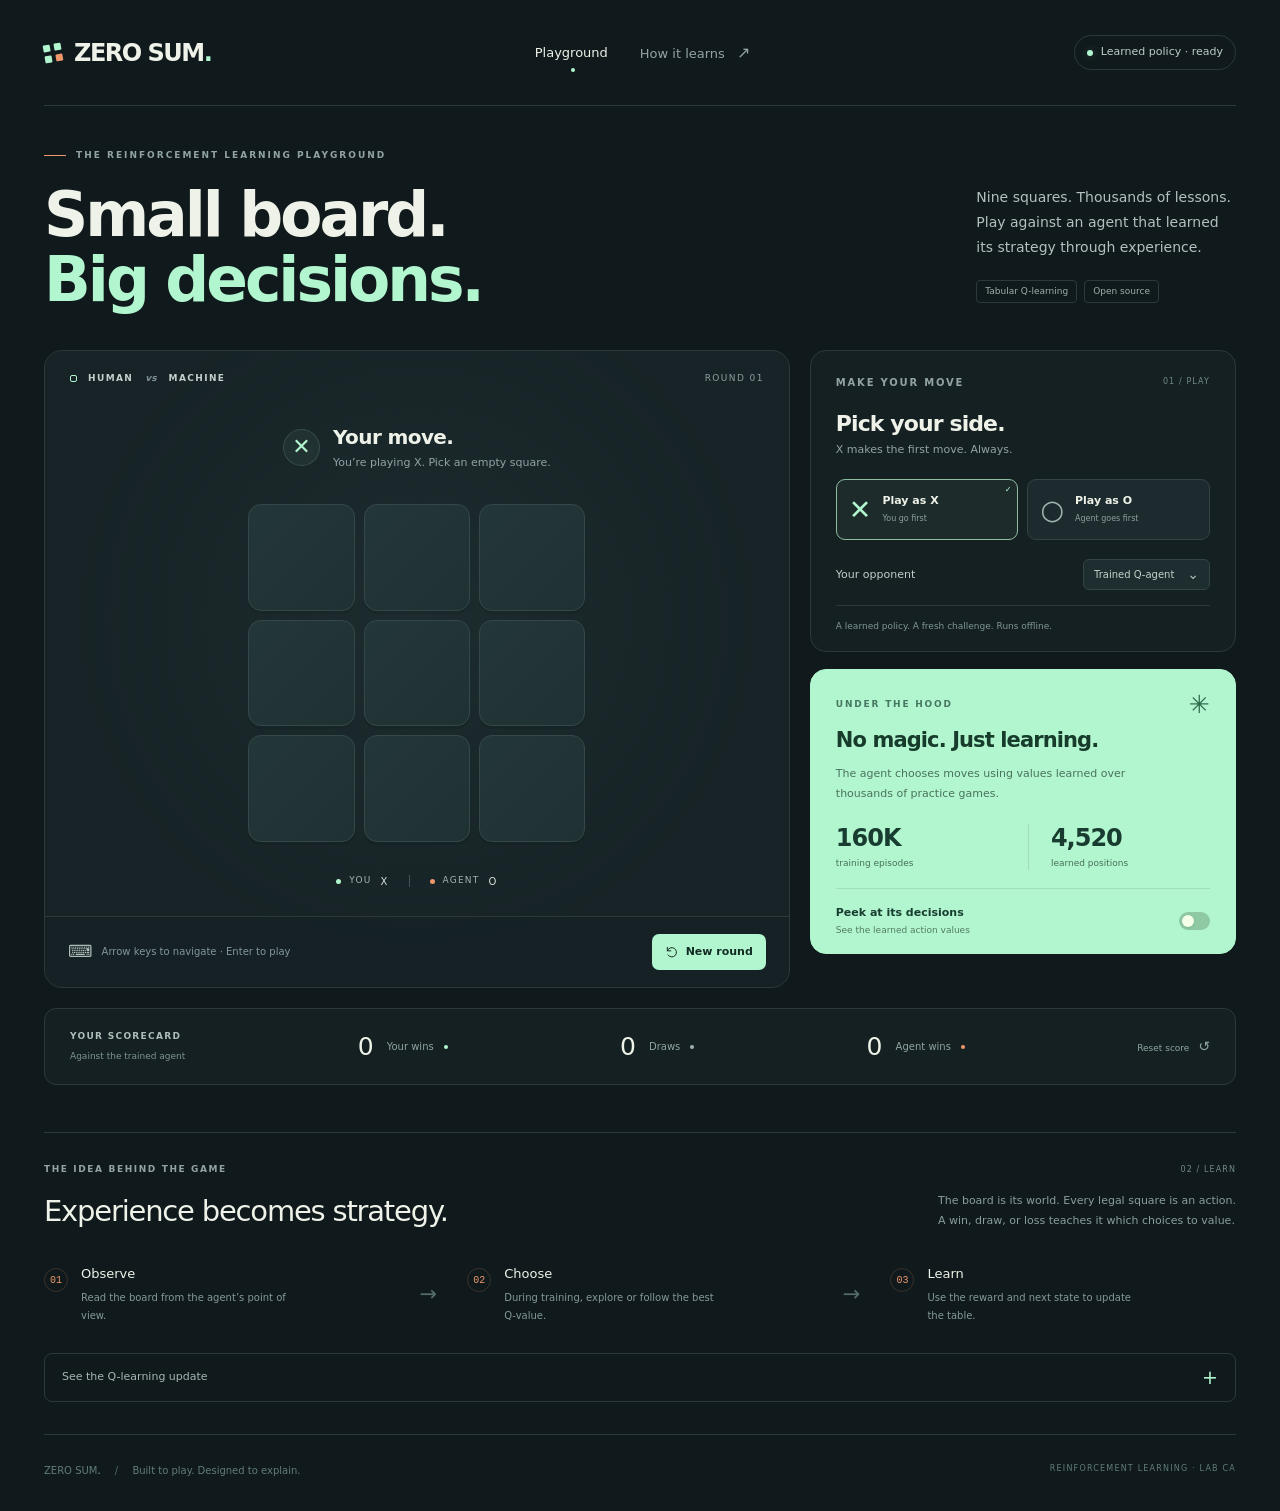
<file: index.html>
<!doctype html>
<html lang="en">
<head>
  <meta charset="UTF-8">
  <meta name="viewport" content="width=device-width, initial-scale=1.0">
  <meta name="theme-color" content="#101a1c">
  <meta name="description" content="Play a real trained Q-learning Tic Tac Toe agent. See its action values, explore its policy, and learn how reinforcement learning works.">
  <title>Zero Sum — A Q-learning playground</title>
  <link rel="icon" href="assets/favicon.svg" type="image/svg+xml">
  <link rel="stylesheet" href="styles.css">
  <script defer src="artifacts/model.js"></script>
  <script defer src="app.js"></script>
</head>
<body>
  <div class="page-shell">
    <header class="site-header">
      <a href="./" class="brand" aria-label="Zero Sum home"><span class="brand-icon" aria-hidden="true"><i></i><i></i><i></i><i></i></span><span>ZERO SUM<span class="brand-period">.</span></span></a>
      <nav class="header-nav" aria-label="Main navigation"><a class="nav-active" href="#play">Playground</a><a href="#learning" id="learn-link">How it learns <span aria-hidden="true">↗</span></a></nav>
      <div class="model-badge" id="model-badge"><span class="status-dot"></span><span id="model-badge-text">Loading policy</span></div>
    </header>

    <main>
      <section class="intro" aria-labelledby="page-title">
        <div><div class="eyebrow"><span class="eyebrow-line"></span> THE REINFORCEMENT LEARNING PLAYGROUND</div><h1 id="page-title">Small board.<br><span>Big decisions.</span></h1></div>
        <div class="intro-copy"><p>Nine squares. Thousands of lessons.<br>Play against an agent that learned<br>its strategy through experience.</p><div class="intro-tags"><span>Tabular Q-learning</span><span>Open source</span></div></div>
      </section>

      <section class="play-layout" id="play" aria-label="Tic Tac Toe game">
        <div class="game-card">
          <div class="game-card-header"><div class="game-label"><span class="live-icon" aria-hidden="true"></span> HUMAN <span class="vs">vs</span> MACHINE</div><span class="round-label" id="round-label">ROUND 01</span></div>
          <div class="game-status" aria-live="polite" aria-atomic="true"><div class="turn-indicator" id="turn-indicator" aria-hidden="true">✕</div><div><h2 id="game-status">Getting the board ready</h2><p id="game-status-detail">Loading the learned Q-table…</p></div></div>
          <div class="board-wrap">
            <div class="board" id="board" aria-label="Tic Tac Toe board">
              <button class="cell" data-index="0" aria-label="Row 1, column 1, empty"></button><button class="cell" data-index="1" aria-label="Row 1, column 2, empty"></button><button class="cell" data-index="2" aria-label="Row 1, column 3, empty"></button>
              <button class="cell" data-index="3" aria-label="Row 2, column 1, empty"></button><button class="cell" data-index="4" aria-label="Row 2, column 2, empty"></button><button class="cell" data-index="5" aria-label="Row 2, column 3, empty"></button>
              <button class="cell" data-index="6" aria-label="Row 3, column 1, empty"></button><button class="cell" data-index="7" aria-label="Row 3, column 2, empty"></button><button class="cell" data-index="8" aria-label="Row 3, column 3, empty"></button>
            </div>
          </div>
          <div class="players-legend"><span><i class="legend-mark human-dot"></i> YOU <strong id="human-mark-label">X</strong></span><span class="legend-divider"></span><span><i class="legend-mark agent-dot"></i> AGENT <strong id="agent-mark-label">O</strong></span></div>
          <div class="game-bottom"><div class="keyboard-hint"><span aria-hidden="true">⌨</span> Arrow keys to navigate · Enter to play</div><button class="new-game-button" id="new-game"><svg viewBox="0 0 24 24" aria-hidden="true"><path d="M4 10a8 8 0 1 1 1 7M4 4v6h6"/></svg> New round</button></div>
        </div>

        <aside class="side-panel" aria-label="Game settings and agent insights">
          <section class="settings-card"><div class="section-topline"><span class="eyebrow">MAKE YOUR MOVE</span><span class="small-index">01 / PLAY</span></div><h2>Pick your side.</h2><p class="muted">X makes the first move. Always.</p>
            <div class="side-selector" role="group" aria-label="Choose your mark"><button class="side-option selected" data-mark="X" aria-pressed="true"><span class="choice-symbol">✕</span><span>Play as X<small>You go first</small></span><span class="choice-check" aria-hidden="true">✓</span></button><button class="side-option" data-mark="O" aria-pressed="false"><span class="choice-symbol">○</span><span>Play as O<small>Agent goes first</small></span><span class="choice-check" aria-hidden="true">✓</span></button></div>
            <div class="opponent-row"><label for="opponent">Your opponent</label><div class="select-wrap"><select id="opponent"><option value="trained">Trained Q-agent</option><option value="random">Random baseline</option></select></div></div>
            <div class="settings-note" id="settings-note">A learned policy. A fresh challenge.</div>
          </section>

          <section class="insight-card" aria-labelledby="insight-title"><div class="section-topline"><span class="eyebrow">UNDER THE HOOD</span><span class="insight-spark" aria-hidden="true">✳</span></div><h2 id="insight-title">No magic. Just learning.</h2><p id="insight-description">The agent chooses moves using values learned over thousands of practice games.</p>
            <div class="model-stats"><div><strong id="episodes-value">—</strong><span>training episodes</span></div><div><strong id="states-value">—</strong><span>learned positions</span></div></div>
            <div class="q-toggle-row"><label class="switch-label" for="show-q"><span>Peek at its decisions<small>See the learned action values</small></span><span class="switch"><input id="show-q" type="checkbox"><span class="switch-track"></span></span></label></div>
            <div class="q-insight" id="q-insight" hidden><div class="q-heading"><span id="q-title">Waiting for the agent</span><span class="q-scale">Q(s, a)</span></div><div class="q-values" id="q-values"></div><p class="q-caption" id="q-caption">Make a move to see how the agent evaluates its options.</p></div>
          </section>
        </aside>
      </section>

      <section class="session-strip" aria-labelledby="session-title"><div class="session-label"><span class="eyebrow" id="session-title">YOUR SCORECARD</span><span id="score-mode">Against the trained agent</span></div><div class="score-item"><strong id="wins">0</strong><span>Your wins</span><i class="score-dot mint"></i></div><div class="score-item"><strong id="draws">0</strong><span>Draws</span><i class="score-dot neutral"></i></div><div class="score-item"><strong id="losses">0</strong><span>Agent wins</span><i class="score-dot orange"></i></div><button id="reset-score" class="text-button" title="Reset this opponent’s saved score">Reset score <span aria-hidden="true">↺</span></button></section>

      <section class="learning-section" id="learning" aria-labelledby="learning-title"><div class="section-topline"><span class="eyebrow">THE IDEA BEHIND THE GAME</span><span class="small-index">02 / LEARN</span></div><div class="learning-heading"><h2 id="learning-title">Experience becomes strategy.</h2><p>The board is its world. Every legal square is an action.<br>A win, draw, or loss teaches it which choices to value.</p></div><div class="learning-flow"><div><span class="step-num">01</span><h3>Observe</h3><p>Read the board from the agent’s point of view.</p></div><span class="flow-arrow" aria-hidden="true">→</span><div><span class="step-num">02</span><h3>Choose</h3><p>During training, explore or follow the best Q-value.</p></div><span class="flow-arrow" aria-hidden="true">→</span><div><span class="step-num">03</span><h3>Learn</h3><p>Use the reward and next state to update the table.</p></div></div><details class="math-details"><summary>See the Q-learning update <span aria-hidden="true">+</span></summary><div class="formula">Q(s, a) ← Q(s, a) + α [r + γ max Q(s′, a′) − Q(s, a)]</div><p>α controls learning speed. γ values future rewards. The maximum uses legal moves; a terminal state has no future value. During play, the trained agent selects a legal move with the highest Q-value and breaks ties at random. Its saved policy stays fixed while you play.</p><p id="reward-explanation">The exact training setup and measured results are included in the project notebook and report.</p></details></section>
    </main>
    <footer><span>ZERO SUM<span class="brand-period">.</span> <span class="footer-separator">/</span> Built to play. Designed to explain.</span><span>REINFORCEMENT LEARNING · LAB CA</span></footer>
  </div>
  <div id="toast" class="toast" role="status" aria-live="polite"></div>
</body>
</html>
</file>
<file: styles.css>
:root{color-scheme:dark;--bg:#101a1c;--card:#172326;--muted:#92a3a5;--text:#eef2e8;--mint:#b2f6cf;--orange:#ef976b;--border:#2c393b;--font:'Segoe UI Variable Text','Segoe UI',system-ui,sans-serif;--heading:'Segoe UI Variable Display','Segoe UI',system-ui,sans-serif}
*{box-sizing:border-box}html{scroll-behavior:smooth;scroll-padding-top:25px}body{margin:0;background:var(--bg);color:var(--text);font-family:var(--font);font-size:14px;line-height:1.5}button,a,input,select,summary{-webkit-tap-highlight-color:transparent}button,select{font:inherit}button,a,select,summary,input{touch-action:manipulation}button{cursor:pointer}button:disabled{cursor:default}a{color:inherit;text-decoration:none}button:focus-visible,a:focus-visible,select:focus-visible,summary:focus-visible,input:focus-visible+.switch-track{outline:3px solid var(--mint);outline-offset:5px}button{color:inherit}button svg{display:block}button:disabled{opacity:1}[hidden]{display:none!important}.page-shell{width:min(1200px,calc(100% - 88px));margin:auto}.site-header{height:106px;border-bottom:1px solid var(--border);display:flex;align-items:center;justify-content:space-between;gap:30px}.brand{display:flex;align-items:center;gap:12px;font-family:var(--heading);font-weight:800;font-size:24px;letter-spacing:-1.5px}.brand-period{color:var(--mint)}.brand-icon{display:grid;grid-template-columns:repeat(2,7px);gap:4px;transform:rotate(-10deg)}.brand-icon i{width:7px;height:7px;background:var(--mint);border-radius:1px}.brand-icon i:last-child{background:var(--orange)}.header-nav{display:flex;gap:32px;font-size:13px;color:var(--muted);height:100%;align-items:center}.header-nav a{position:relative;padding:12px 0;transition:color .15s}.header-nav a:hover{color:var(--text)}.header-nav .nav-active{color:var(--text)}.nav-active:after{content:'';width:4px;height:4px;background:var(--mint);border-radius:50%;position:absolute;left:50%;bottom:2px}.header-nav a span{padding-left:8px;font-size:16px}.model-badge{display:flex;align-items:center;gap:8px;border:1px solid var(--border);border-radius:30px;padding:8px 12px;color:#becbc6;font-size:11px;white-space:nowrap}.status-dot{width:6px;height:6px;border-radius:50%;background:var(--mint);box-shadow:0 0 10px #b2f6cf35}.model-badge.warning .status-dot{background:var(--orange)}.intro{display:flex;align-items:center;justify-content:space-between;padding:43px 0 37px;gap:30px}.eyebrow{font-size:10px;letter-spacing:1.8px;font-weight:600;color:var(--muted)}.intro .eyebrow{display:flex;align-items:center;gap:10px;font-size:9px;letter-spacing:2px}.eyebrow-line{width:22px;height:1px;background:var(--orange)}h1{font-family:var(--heading);font-size:clamp(40px,4.8vw,62px);line-height:1.07;letter-spacing:-3px;font-weight:600;margin:19px 0 0}h1 span{color:var(--mint)}.intro-copy{padding-top:26px;margin-right:5px}.intro-copy p{color:#b3c0bf;font-size:14px;line-height:1.8;margin:0 0 19px}.intro-tags{display:flex;gap:7px}.intro-tags span{font-size:9px;border:1px solid var(--border);border-radius:4px;padding:4px 8px;color:#9caeaa}.play-layout{display:grid;grid-template-columns:minmax(0,1.75fr) minmax(290px,1fr);gap:20px;align-items:start;scroll-margin-top:20px}.game-card{border:1px solid var(--border);border-radius:18px;background:radial-gradient(ellipse at 50% 42%,#22343780 0,transparent 65%),#172326;overflow:hidden}.game-card-header{display:flex;justify-content:space-between;align-items:center;padding:21px 25px}.game-label{display:flex;align-items:center;gap:8px;font-size:9px;letter-spacing:1.4px;font-weight:600;color:#c5ceca}.live-icon{width:7px;height:7px;border:1px solid var(--mint);border-radius:2px;margin-right:3px}.vs{font-size:9px;letter-spacing:0;color:#7e9193;padding:0 4px;font-style:italic}.round-label{font-size:9px;letter-spacing:1.4px;color:#8ca0a0}.game-status{display:flex;justify-content:center;align-items:center;gap:13px;min-height:85px;padding:12px 24px 15px}.turn-indicator{background:#b2f6cf0e;color:var(--mint);border:1px solid #b2f6cf22;border-radius:50%;width:37px;height:37px;display:grid;place-items:center;font-size:22px;flex-shrink:0;line-height:1}.turn-indicator.agent{color:var(--orange);border-color:#ef976b30;background:#ef976b08}.turn-indicator.draw{color:var(--text)}.game-status h2{font-family:var(--heading);font-size:20px;letter-spacing:-.6px;margin:0;font-weight:600}.game-status p{font-size:11px;color:var(--muted);margin:3px 0 0;min-height:17px}.board-wrap{padding:13px 30px 7px}.board{display:grid;grid-template-columns:repeat(3,1fr);gap:9px;max-width:337px;margin:auto}.cell{aspect-ratio:1;border:1px solid #34484a;border-radius:13px;background:linear-gradient(135deg,#233638,#203133);padding:0;display:flex;align-items:center;justify-content:center;position:relative;box-shadow:0 3px 0 #0c161927;transition:background .2s,border-color .2s,transform .2s}.cell:not(:disabled):hover{border-color:#759e8d;background:#2b4241;transform:translateY(-2px)}.cell:not(:disabled):active{transform:translateY(0)}.cell:focus-visible{outline-offset:2px;z-index:1}.cell:empty:not(:disabled):hover:after{content:'+';font-family:var(--heading);font-size:28px;color:#b2f6cf45;font-weight:400}.cell svg{width:48%;height:48%;overflow:visible;stroke-width:6.5;fill:none;stroke-linecap:round;stroke-linejoin:round;animation:mark-in .22s ease-out}.cell.human svg{stroke:var(--mint);filter:drop-shadow(0 2px 6px #b2f6cf0d)}.cell.agent svg{stroke:var(--orange);filter:drop-shadow(0 2px 6px #ef976b0d)}.cell.win-human{border-color:#93d8b1;background:#35574a}.cell.win-agent{border-color:#da956c;background:#4b3e34}.cell.last-move:before{content:'';position:absolute;bottom:9px;left:50%;width:3px;height:3px;border-radius:50%;background:#d5afa1;transform:translateX(-50%)}.players-legend{display:flex;align-items:center;justify-content:center;gap:20px;margin:25px 0 27px;font-size:9px;letter-spacing:1.2px;color:#a4b3b2}.players-legend>span{display:flex;align-items:center;gap:8px}.players-legend strong{font-weight:500;color:#d6dfd9;font-size:10px;margin-left:1px}.legend-mark{width:5px;height:5px;border-radius:50%;display:inline-block}.human-dot{background:var(--mint)}.agent-dot{background:var(--orange)}.players-legend .legend-divider{height:12px;width:1px;background:#435355}.game-bottom{display:flex;justify-content:space-between;align-items:center;border-top:1px solid var(--border);padding:17px 23px;gap:12px;background:#131f2140}.keyboard-hint{font-size:10px;color:#839799;display:flex;align-items:center;gap:9px}.keyboard-hint>span{font-size:17px;line-height:1;color:#b0beb8}.new-game-button{background:var(--mint);color:#122b23;font-size:11px;font-weight:700;border:none;border-radius:7px;display:flex;align-items:center;gap:7px;padding:10px 13px;white-space:nowrap;transition:background .15s,transform .15s}.new-game-button:hover{background:#d1ffe2;transform:translateY(-1px)}.new-game-button svg{height:14px;width:14px;fill:none;stroke:currentColor;stroke-width:1.7;stroke-linecap:round;stroke-linejoin:round}.side-panel{display:flex;flex-direction:column;gap:17px}.settings-card{padding:24px 25px 17px;border-radius:16px;border:1px solid var(--border);background:#152023}.section-topline{display:flex;justify-content:space-between;align-items:center;gap:10px}.small-index{font-size:8px;letter-spacing:1.1px;color:#72898b}.settings-card h2,.insight-card h2{font-family:var(--heading);font-size:22px;font-weight:600;letter-spacing:-.9px;margin:17px 0 2px}.muted{color:var(--muted);font-size:11px;margin:0}.side-selector{display:grid;grid-template-columns:1fr 1fr;gap:9px;margin:21px 0 19px}.side-option{display:flex;position:relative;align-items:center;gap:11px;padding:13px 12px;border:1px solid #344346;border-radius:9px;background:#1d2b2e;text-align:left;transition:background .15s,border-color .15s}.side-option:hover{border-color:#658f7d}.side-option.selected{background:#b2f6cf0c;border-color:#8dbd9f}.choice-symbol{font-size:27px;color:#9fb5b0;line-height:1}.side-option.selected .choice-symbol{color:var(--mint)}.side-option>span:nth-child(2){font-size:11px;font-weight:600;white-space:nowrap}.side-option small{font-size:8px;font-weight:400;display:block;color:#8d9f9f;line-height:1.8;margin-top:2px}.choice-check{display:none;position:absolute;right:6px;top:4px;font-size:8px;color:var(--mint)}.selected .choice-check{display:block}.opponent-row{display:flex;justify-content:space-between;align-items:center;gap:10px}.opponent-row label{font-size:11px;color:#c3ceca}.select-wrap{position:relative}.select-wrap:after{content:'⌄';pointer-events:none;position:absolute;right:11px;top:5px;color:#aabdb5}.opponent-row select{appearance:none;font-size:10px;max-width:170px;background:#1e2e30;border:1px solid #334447;border-radius:6px;padding:7px 28px 7px 10px;color:#c5d2c9}.settings-note{font-size:9px;line-height:1.6;color:#7e9595;margin-top:15px;padding-top:13px;border-top:1px solid var(--border)}.insight-card{padding:22px 25px 0;background:#b2f6cf;border:1px solid #b2f6cf;border-radius:16px;color:#183c30;overflow:hidden}.insight-card .eyebrow{color:#467761;font-size:9px}.insight-spark{font-size:25px;line-height:1;color:#2d694d}.insight-card h2{font-size:21px;margin:8px 0 8px;color:#173c2c}.insight-card>p{font-size:11px;line-height:1.8;color:#49725d;margin:0;max-width:310px}.model-stats{display:grid;grid-template-columns:1fr 1fr;gap:10px;margin:20px 0 18px}.model-stats>div{display:flex;flex-direction:column}.model-stats>div+div{border-left:1px solid #53957140;padding-left:22px}.model-stats strong{font-family:var(--heading);font-weight:600;font-size:24px;letter-spacing:-1px;line-height:1.2}.model-stats span{font-size:9px;color:#46705a;margin-top:4px}.q-toggle-row{border-top:1px solid #639c7540;padding:16px 0}.switch-label{display:flex;justify-content:space-between;align-items:center;gap:10px;cursor:pointer;font-size:11px;font-weight:600}.switch-label small{display:block;font-size:9px;color:#527c64;font-weight:400;margin-top:2px}.switch{position:relative;width:31px;height:18px;flex-shrink:0}.switch input{position:absolute;width:100%;height:100%;margin:0;opacity:0;cursor:pointer;z-index:1}.switch-track{position:absolute;inset:0;border-radius:20px;background:#8fc9a4;transition:background .2s}.switch-track:after{content:'';position:absolute;top:3px;left:3px;width:12px;height:12px;border-radius:50%;background:#f4ffe9;transition:transform .2s;box-shadow:0 1px 3px #12382724}.switch input:checked+.switch-track{background:#245039}.switch input:checked+.switch-track:after{transform:translateX(13px)}.switch input:focus-visible+.switch-track{outline-color:#245039}.q-insight{border-top:1px solid #639c7540;padding:16px 0 18px}.q-heading{display:flex;justify-content:space-between;font-size:10px;font-weight:600;gap:10px}.q-scale{font-family:monospace;font-size:9px;font-weight:400;white-space:nowrap}.q-values{display:grid;grid-template-columns:repeat(3,1fr);gap:5px;margin:12px 0}.q-value{background:#99dcb5;border:1px solid #83bf9b;border-radius:5px;padding:5px 6px;font-family:monospace;font-size:10px;text-align:center;position:relative}.q-value.best{background:#285941;color:#e5ffeb;border-color:#285941}.q-value.unavailable{background:#a9e9c4;border-color:#9bdbb7;color:#659c79}.q-value small{display:block;font-family:var(--font);font-size:7px;opacity:.7}.q-caption{font-size:9px;line-height:1.6;color:#426950;margin:9px 0 0}.session-strip{margin:20px 0 47px;padding:21px 25px;border:1px solid var(--border);border-radius:12px;display:flex;align-items:center;justify-content:space-between;gap:20px;background:#142022}.session-label{display:flex;flex-direction:column;gap:6px}.session-label .eyebrow{font-size:9px;letter-spacing:1.3px;color:#aebfba}.session-label>span:last-child{font-size:9px;color:#7e9394}.score-item{display:flex;align-items:center;gap:10px}.score-item strong{font-family:var(--heading);font-size:25px;line-height:1;letter-spacing:-1px;font-weight:500;min-width:19px}.score-item span{font-size:10px;color:#8fa5a1}.score-dot{width:4px;height:4px;border-radius:50%;margin-left:0}.mint{background:var(--mint)}.neutral{background:#a0b1af}.orange{background:var(--orange)}.text-button{border:0;background:none;padding:5px 0;color:#8ea4a0;font-size:9px;white-space:nowrap}.text-button:hover{color:var(--mint)}.text-button span{font-size:14px;margin-left:6px}.learning-section{border-top:1px solid var(--border);padding:30px 0 10px}.learning-section .eyebrow{font-size:9px;letter-spacing:1.6px}.learning-heading{display:flex;justify-content:space-between;align-items:center;gap:30px;margin-top:13px}.learning-heading h2{font-family:var(--heading);font-weight:500;font-size:29px;letter-spacing:-1.2px;margin:0}.learning-heading p{color:#899e9d;font-size:11px;line-height:1.8;margin:0}.learning-flow{display:grid;grid-template-columns:1fr auto 1fr auto 1fr;align-items:center;gap:30px;margin:31px 0 28px}.learning-flow>div{position:relative;padding-left:37px}.step-num{position:absolute;left:0;top:4px;font-family:monospace;font-size:10px;color:var(--orange);border:1px solid #ef976b30;border-radius:50%;width:24px;height:24px;display:grid;place-items:center}.learning-flow h3{font-size:13px;font-weight:500;margin:0 0 5px}.learning-flow p{color:#839999;font-size:10px;line-height:1.8;margin:0;max-width:220px}.flow-arrow{color:#546d6c;font-size:21px}.math-details{border:1px solid var(--border);border-radius:8px;padding:0 17px}.math-details summary{cursor:pointer;list-style:none;color:#a5b8b3;font-size:11px;display:flex;align-items:center;justify-content:space-between;padding:14px 0}.math-details summary::-webkit-details-marker{display:none}.math-details summary span{font-size:19px;font-weight:400;color:var(--mint);line-height:1}.math-details[open] summary span{transform:rotate(45deg)}.math-details p{font-size:12px;line-height:1.8;color:#9fbbb0;max-width:900px}.formula{font-family:monospace;color:var(--mint);font-size:15px;overflow-x:auto;padding:18px 0 8px;white-space:nowrap;border-top:1px solid var(--border)}footer{display:flex;justify-content:space-between;gap:20px;padding:28px 0 33px;margin-top:22px;border-top:1px solid var(--border);color:#617b7b;font-size:9px}footer>span:first-child{font-size:10px}footer .brand-period{color:#88baa2}.footer-separator{margin:0 11px;color:#4e6b6a}footer>span:last-child{font-size:8px;letter-spacing:1.2px}.toast{position:fixed;bottom:22px;left:50%;transform:translate(-50%,20px);background:#e0f5df;color:#173c2c;padding:12px 20px;border-radius:8px;font-size:12px;box-shadow:0 5px 30px #0005;opacity:0;pointer-events:none;z-index:50;transition:opacity .2s,transform .2s;max-width:calc(100vw - 40px);text-align:center}.toast.visible{opacity:1;transform:translate(-50%,0)}@keyframes mark-in{from{opacity:0;transform:scale(.8)}to{opacity:1;transform:scale(1)}}
@media(min-width:1500px){.intro{padding-top:52px;padding-bottom:44px}.game-card-header{padding-top:23px;padding-bottom:23px}.board{max-width:356px}.game-status{min-height:88px}.players-legend{margin-bottom:30px}.settings-card{padding-top:27px;padding-bottom:21px}.insight-card{padding-top:25px}.model-stats{margin-top:26px;margin-bottom:22px}.q-toggle-row{padding:19px 0}}
@media(max-width:1000px){.page-shell{width:calc(100% - 48px)}.play-layout{grid-template-columns:minmax(0,1.25fr) minmax(280px,1fr);gap:16px}.intro h1{font-size:53px}.intro-copy{margin-right:0}.settings-card,.insight-card{padding-left:20px;padding-right:20px}.game-card-header{padding:21px 18px}.game-bottom{padding-left:18px;padding-right:18px}.keyboard-hint{font-size:8px;gap:5px}.keyboard-hint>span{display:none}.board{max-width:317px}.session-strip{padding:20px;gap:12px}.session-label>span:last-child{font-size:8px}.score-item{gap:7px}.score-item span{font-size:9px}.learning-heading h2{font-size:24px}.learning-flow{gap:20px}.learning-heading p{font-size:10px}}
@media(max-width:760px){.page-shell{width:calc(100% - 36px)}.site-header{height:83px;gap:15px}.brand{font-size:21px;gap:10px}.header-nav{gap:20px;font-size:11px}.model-badge{display:none}.intro{padding:31px 0 29px;align-items:flex-end}.intro .eyebrow{font-size:7px;letter-spacing:1.4px;gap:6px}.eyebrow-line{width:12px}.intro h1{font-size:42px;letter-spacing:-2px;margin-top:16px}.intro-copy{padding-top:0}.intro-copy p{font-size:11px;margin-bottom:0;line-height:1.8}.intro-tags{display:none}.play-layout{grid-template-columns:1fr;gap:16px}.game-card-header{padding:18px 20px}.game-status{padding-bottom:13px;min-height:81px}.board-wrap{padding:9px 33px}.board{max-width:345px;gap:9px}.players-legend{margin:23px 0}.game-bottom{padding:16px 20px}.keyboard-hint{font-size:9px}.keyboard-hint>span{display:block}.side-panel{display:grid;grid-template-columns:1fr 1fr;gap:16px;align-items:start}.settings-card,.insight-card{padding-left:18px;padding-right:18px}.settings-card{padding-top:20px}.insight-card{padding-top:20px}.section-topline>.small-index{display:none}.settings-card h2{font-size:22px}.side-selector{gap:7px}.side-option{gap:7px;padding:12px 8px}.choice-symbol{font-size:22px}.side-option>span:nth-child(2){font-size:10px}.side-option small{font-size:7px}.opponent-row{flex-direction:column;align-items:flex-start;gap:8px}.opponent-row select{max-width:unset;width:100%}.select-wrap{width:100%}.settings-note{margin-top:14px;font-size:8px}.insight-card h2{font-size:20px;line-height:1.4;margin-top:11px}.insight-card>p{font-size:10px}.model-stats{gap:5px;margin:20px 0}.model-stats>div+div{padding-left:12px}.model-stats strong{font-size:22px}.model-stats span{font-size:8px}.switch-label{font-size:10px}.switch-label small{font-size:8px}.session-strip{display:grid;grid-template-columns:1fr 1fr 1fr;gap:20px;margin:16px 0 32px;padding:20px}.session-label{grid-column:span 2}.score-item{grid-row:2;justify-content:flex-start}.score-item strong{font-size:25px}.text-button{grid-column:3;grid-row:1;justify-self:end}.session-label>span:last-child{font-size:9px}.score-item span{font-size:10px}.learning-section{padding-top:25px}.learning-heading{align-items:flex-start;gap:16px;flex-direction:column;margin-top:17px}.learning-heading h2{font-size:26px}.learning-heading p{font-size:11px}.learning-flow{gap:12px}.learning-flow>div{padding-left:0;padding-top:36px}.step-num{top:0}.learning-flow p{font-size:10px}.flow-arrow{align-self:start;margin-top:2px}.formula{font-size:12px}footer{padding-bottom:23px;font-size:8px}footer>span:last-child{max-width:135px;line-height:1.8;text-align:right;font-size:7px}}
@media(max-width:460px){.page-shell{width:calc(100% - 28px)}.site-header{height:72px}.brand{font-size:19px}.header-nav{gap:15px;font-size:10px}.header-nav a span{padding-left:2px}.intro{padding:26px 0 25px;display:block}.intro h1{font-size:46px;letter-spacing:-2.5px;line-height:1.08}.intro-copy{margin-top:17px}.intro-copy p{font-size:11px;line-height:1.65}.intro-copy p br{display:none}.intro .eyebrow{font-size:7px;letter-spacing:1.25px}.game-card-header{padding:18px}.round-label,.game-label{font-size:8px;letter-spacing:1.2px}.game-status{padding:9px 18px 16px}.game-status h2{font-size:19px}.game-status p{font-size:10px}.board-wrap{padding:6px 27px}.board{gap:8px}.cell{border-radius:11px}.players-legend{margin:20px 0}.game-bottom{padding:14px 16px}.keyboard-hint{font-size:8px;max-width:140px;line-height:1.6}.keyboard-hint>span{display:none}.new-game-button{font-size:10px;padding:9px 11px}.side-panel{grid-template-columns:1fr}.settings-card{padding:21px}.section-topline>.small-index{display:block}.settings-card h2{margin-top:12px}.side-selector{margin:18px 0;gap:10px}.side-option{padding:14px;gap:12px}.choice-symbol{font-size:28px}.side-option>span:nth-child(2){font-size:12px}.side-option small{font-size:9px}.opponent-row{flex-direction:row;align-items:center}.select-wrap{width:auto}.opponent-row select{font-size:11px}.settings-note{font-size:9px}.insight-card{padding:21px 21px 0}.insight-card h2{font-size:23px}.insight-card>p{font-size:11px;max-width:none}.model-stats{margin:22px 0}.model-stats strong{font-size:28px}.model-stats span{font-size:10px}.switch-label{font-size:12px}.switch-label small{font-size:10px}.q-toggle-row{padding:17px 0}.score-item{gap:7px}.score-item span{font-size:8px}.score-dot{display:none}.session-strip{padding:19px}.learning-heading h2{font-size:25px}.learning-flow{gap:9px}.learning-flow p{font-size:9px}.learning-flow h3{font-size:12px}.learning-flow .flow-arrow{font-size:16px}.learning-flow{margin-top:28px}footer>span:first-child{font-size:9px;line-height:1.9;max-width:205px}.footer-separator{margin:0 6px}}
@media(prefers-reduced-motion:reduce){*,*:before,*:after{animation:none!important;transition:none!important;scroll-behavior:auto!important}}
</file>
